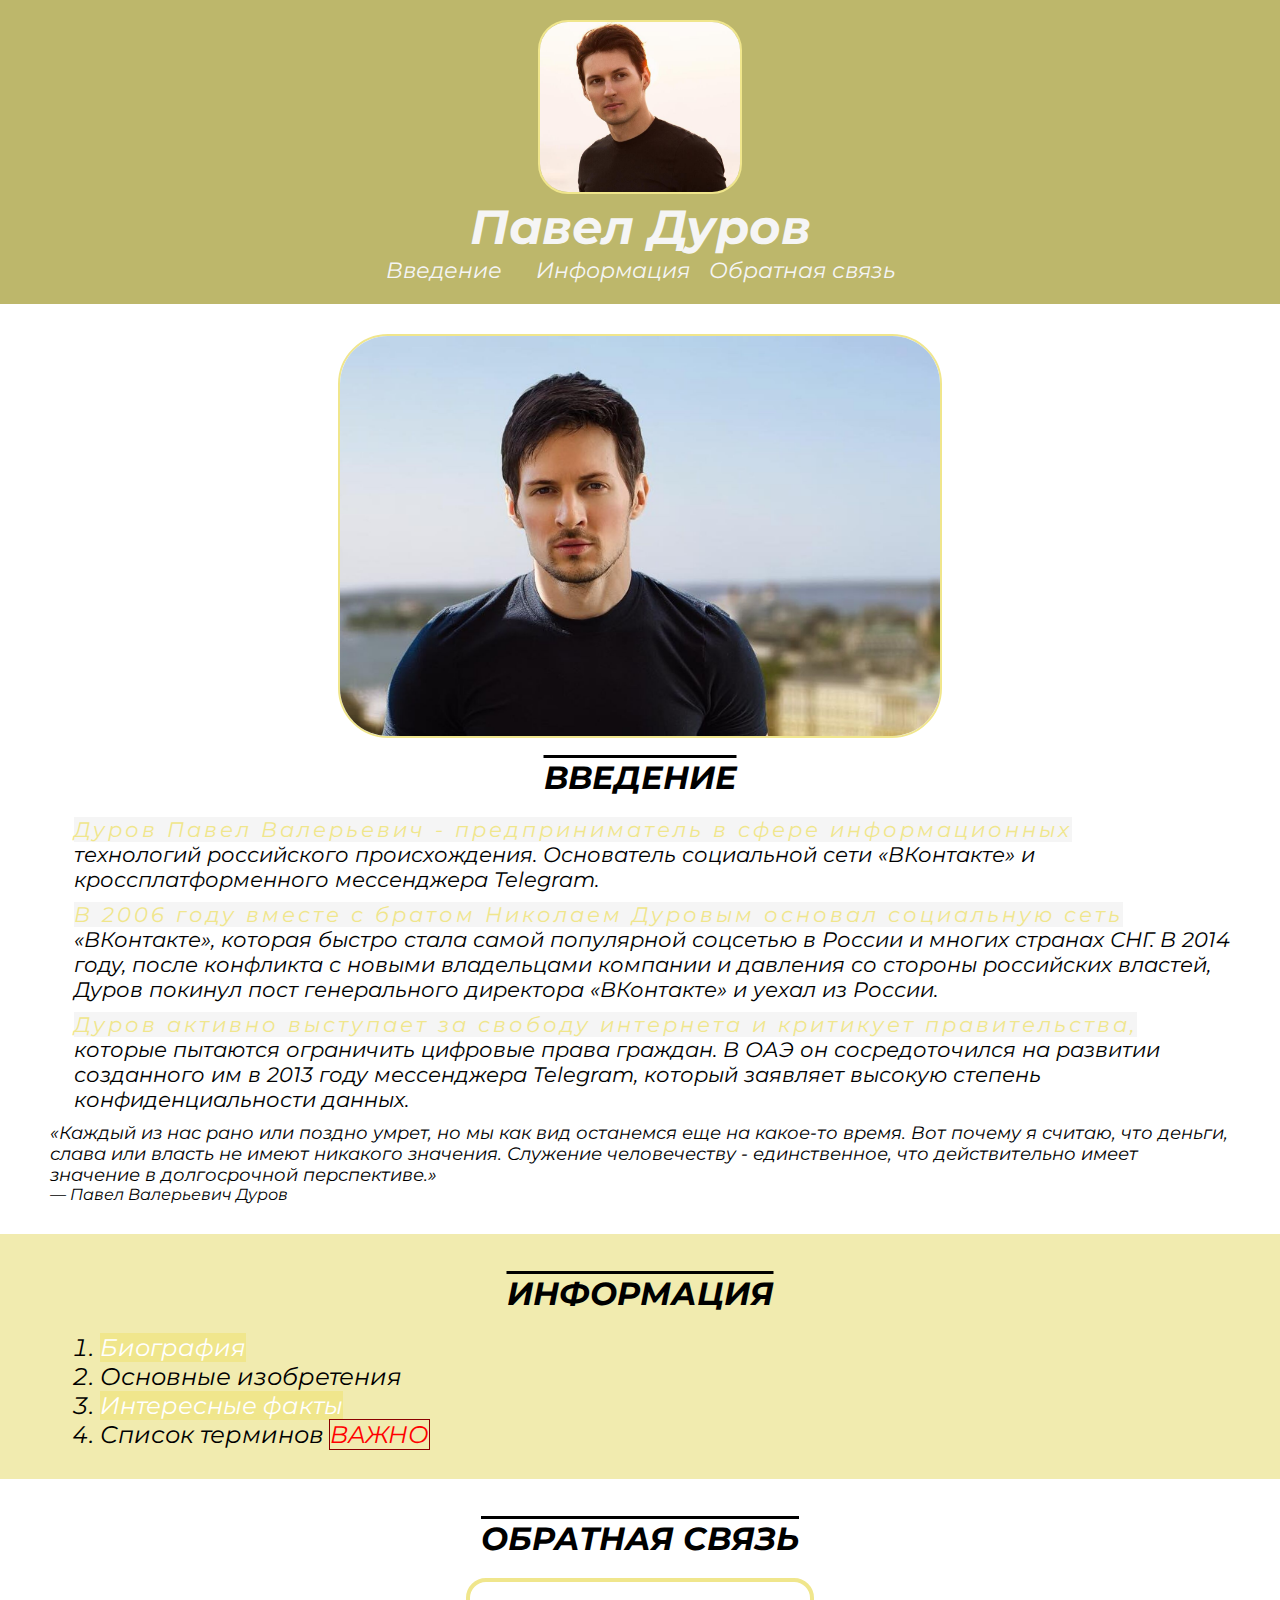
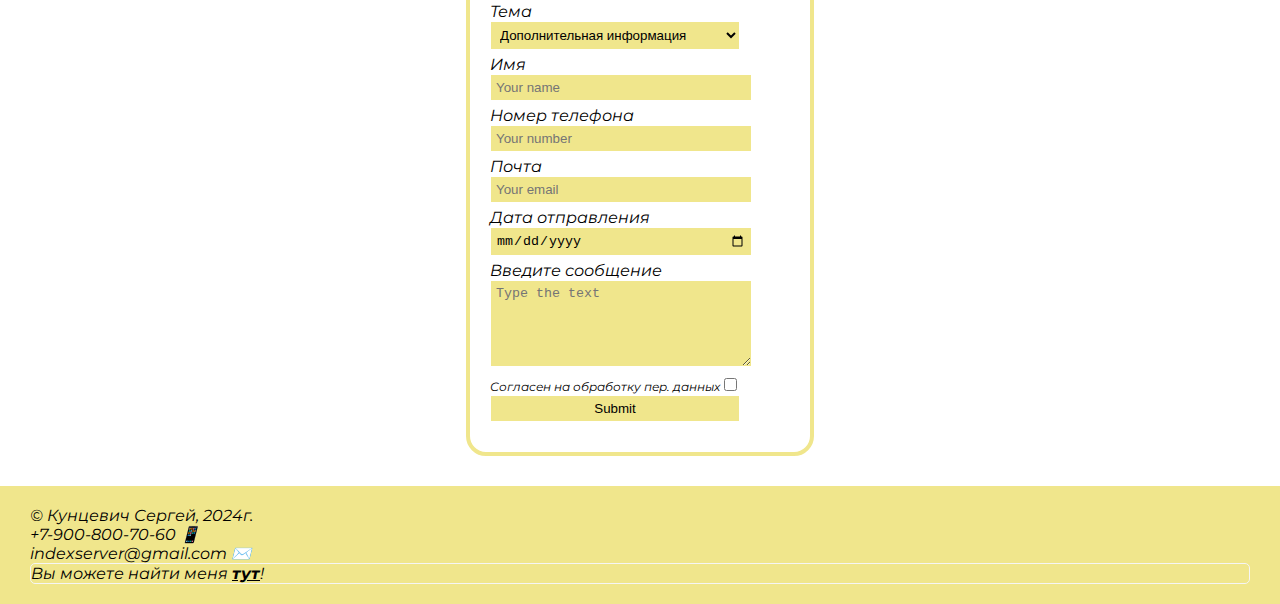
<file: index.html>
<!DOCTYPE html>
<html lang="ru">
<head>
    <link rel="preconnect" href="https://fonts.googleapis.com">
    <link rel="preconnect" href="https://fonts.gstatic.com" crossorigin>
    <link href="https://fonts.googleapis.com/css2?family=Montserrat:ital,wght@0,100..900;1,100..900&display=swap" rel="stylesheet">
    <link rel="stylesheet" href="css/style.css">
    <meta charset="UTF-8">
    <meta name="viewport" content="width=device-width, initial-scale=1.0">
    <title>Павел Дуров - Основная</title>
    <meta name="keywords" content="Павел Дуров, Дуров, Дуров биография">
    <link rel="shortcut icon" href="img/site-icon.png">

    <meta name="description" content="Сайт с основной информацией, достижениями и изобретениями Павла Дурова">
    <meta property="og:title" content="Основная">
    <meta property="og:site_name" content="Павел Дуров - Информация">
    <meta property="og:url" content="https://serliosss.github.io/First-project-HTML-MIDIS/">
    <meta property="og:description" content="Сайт с основной информацией, достижениями и изобретениями Павла Дурова">
    <meta property="og:image" content="https://serliosss.github.io/First-project-HTML-MIDIS/img/article1.jpeg">
    <!-- Chrome, Firefox OS and Opera -->
    <meta name="theme-color" content="#4285f4" />
    <!-- Windows Phone -->
    <meta name="msapplication-navbutton-color" content="#4285f4"/>
    <!-- iOS Safari -->
    <meta name="apple-mobile-web-app-capable" content="yes"/>
    <meta name="apple-mobile-web-app-status-bar-style" content="black-transcluent"/>
    <!-- Яндекс.Браузер -->
    <meta name="viewport" content="ya-title=#000000,ya-dock=fade"/>
</head>
<body>
    <header>
        <img src="img/logo.jpg" alt="logo" style="width: 200px; height: 170px; border-radius: 30px;">
        <h1 style="font-size: 3em;">Павел Дуров</h1>
        <nav>
            <ul>
                <li style="display: inline-block; font-size: 1.4em; margin-right: 15px;"><a href="#introduction" class="menu-a">Введение</a></li>
                <li style="display: inline-block; font-size: 1.4em; margin-left: 15px;"><a href="#information" class="menu-a">Информация</a></li>
                <li style="display: inline-block; font-size: 1.4em; margin-left: 15px;"><a href="#feedback" class="menu-a">Обратная связь</a></li>
            </ul>
        </nav>
    </header>

    <main>
        <section class="introduction" id="introduction">
            <img src="img/photo-introduction.jpg" alt="" style="width: 600px; height: 400px; border-radius: 50px; margin: 0 auto; display: block;">
            <h2 class="int-text">Введение</h2>
            <p class="pint">Дуров Павел Валерьевич - предприниматель в сфере информационных технологий российского происхождения. Основатель социальной сети «ВКонтакте» и кроссплатформенного мессенджера Telegram.</p>    
            <p class="pint">В 2006 году вместе с братом Николаем Дуровым основал социальную сеть «ВКонтакте», которая быстро стала самой популярной соцсетью в России и многих странах СНГ. В 2014 году, после конфликта с новыми владельцами компании и давления со стороны российских властей, Дуров покинул пост генерального директора «ВКонтакте» и уехал из России.</p>
            <p class="pint">Дуров активно выступает за свободу интернета и критикует правительства, которые пытаются ограничить цифровые права граждан. В ОАЭ он сосредоточился на развитии созданного им в 2013 году мессенджера Telegram, который заявляет высокую степень конфиденциальности данных.</p>
            <blockquote>
                <q style="font-size: 1.1rem;">Каждый из нас рано или поздно умрет, но мы как вид останемся еще на какое-то время. Вот почему я считаю, что деньги, слава или власть не имеют никакого значения. Служение человечеству - единственное, что действительно имеет значение в долгосрочной перспективе.</q> <br>
                <cite>—  Павел Валерьевич Дуров</cite>
            </blockquote>
        </section>

        <section class="info" id="information">
            <h2 class="info-text">Информация</h2>
            <ol type="1" class="list">
                <li><a href="article1.html" class="a-list">Биография</a></li>
                <li><a href="article2.html" class="a-list">Основные изобретения</a></li>
                <li><a href="article3.html" class="a-list">Интересные факты</a></li>
                <li><a href="article4.html" class="a-list" id="warning">Список терминов</a></li>
            </ol>
        </section>

        <section class="feedback" id="feedback">
                <h2 class="info-text">Обратная связь</h2>
                <form action="" id="contact-form">
                    <div class="form_item">
                        <label for="theme">Тема</label> <br>
                        <select name="theme" id="theme">
                            <option value="1">Дополнительная информация</option>
                            <option value="2">Предложения</option>
                            <option value="3">Сотрудничество</option>
                            <option value="4">Другое</option>
                        </select>
                    </div>
                    <div class="form_item">
                        <label for="name">Имя</label> <br>
                        <input type="text" name="name" id="name" placeholder="Your name" required>
                    </div>
                    <div class="form_item">
                        <label for="tel">Номер телефона</label>
                        <input type="tel" name="tel" id="tel" placeholder="Your number">
                    </div>
                    <div class="form_item">
                        <label for="email">Почта</label> <br>
                        <input type="email" name="email" id="email" placeholder="Your email" required> 
                    </div>
                    <div class="form_item">
                        <label for="date">Дата отправления</label> <br>
                        <input type="date" name="date" id="date" required> 
                    </div>
                    <div class="form_item">
                        <label for="bigtext">Введите сообщение</label> <br>
                        <textarea type="textarea" name="bigtext" id="bigtext" rows="5" placeholder="Type the text" required></textarea>
                    </div>
                    <div class="form_item">
                        <label for="approved" class="text-approved">Согласен на обработку пер. данных</label>
                        <input type="checkbox" name="approved" id="approved" required style="text-align: left;">
                    </div>
                    <div class="form_item">
                        <input type="submit">
                    </div>
                </form>
        </section>
    </main>
    <footer>
        <p>© Кунцевич Сергей, 2024г.</p>
        <a href="tel:+79008007060" style="text-decoration: none; color: black;">+7-900-800-70-60 📱</a> <br> 
        <a href="mailto:indexserver@gmail.com" style="text-decoration: none; color: black;">indexserver@gmail.com ✉️</a>
        <p class="call">Вы можете найти меня <a href="https://portal.midis.info/company/personal/user/20635/" style="color: black;" target="_blank"><strong><u>тут</u></strong></a>!</p>
    </footer>
</body>
</html>
</file>
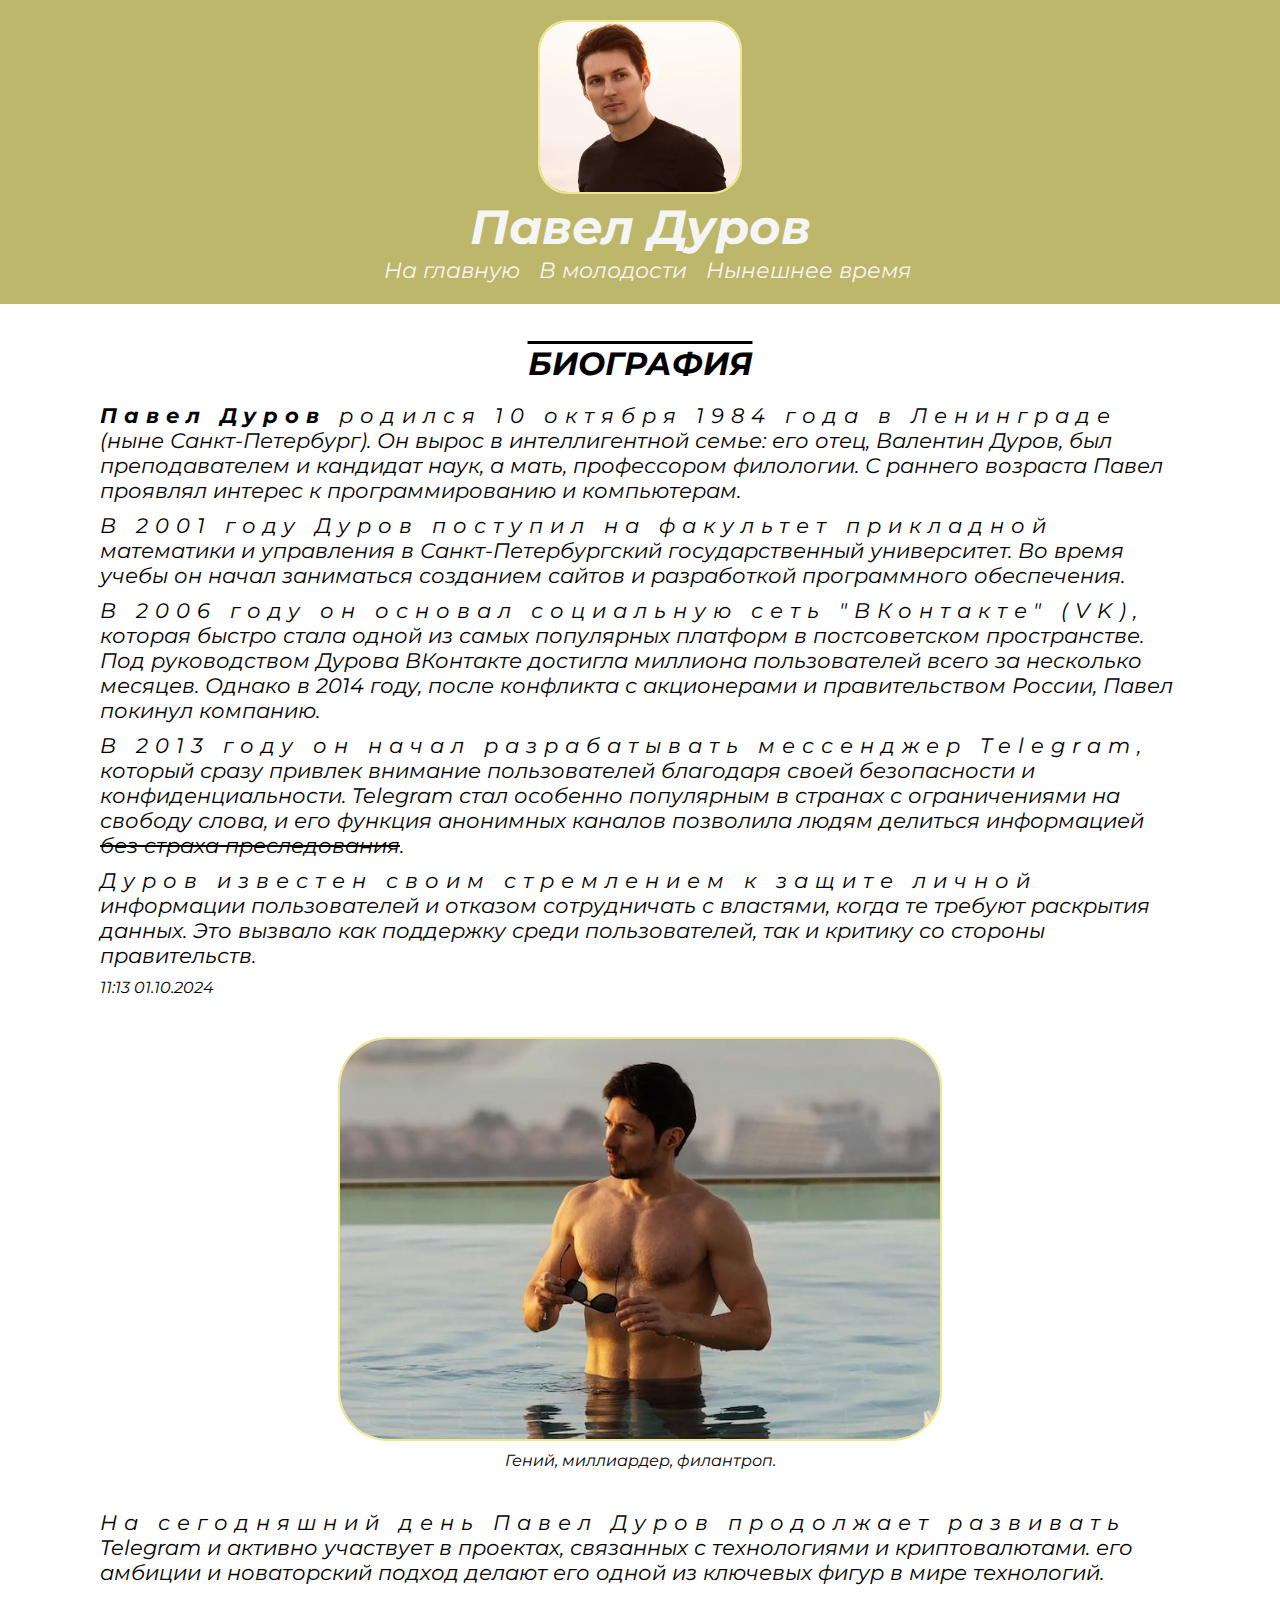
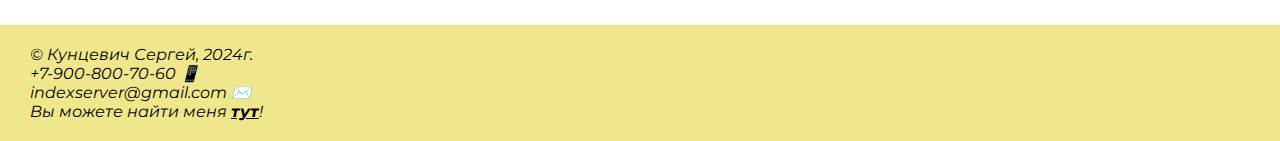
<file: article1.html>
<!DOCTYPE html>
<html lang="ru">
<head>
    <link rel="preconnect" href="https://fonts.googleapis.com">
    <link rel="preconnect" href="https://fonts.gstatic.com" crossorigin>
    <link href="https://fonts.googleapis.com/css2?family=Montserrat:ital,wght@0,100..900;1,100..900&display=swap" rel="stylesheet">
    <link rel="stylesheet" href="css/style.css">
    <meta charset="UTF-8">
    <meta name="viewport" content="width=device-width, initial-scale=1.0">
    <title>Павел Дуров - Биография</title>
    <meta name="keywords" content="Павел Дуров, Дуров, Дуров биография">
    <link rel="shortcut icon" href="img/site-icon.png">
    
    <meta name="description" content="Сайт с основной информацией, достижениями и изобретениями Павла Дурова">
    <meta property="og:title" content="Биография">
    <meta property="og:site_name" content="Павел Дуров - Биография">
    <meta property="og:url" content="https://serliosss.github.io/First-project-HTML-MIDIS/article1/">
    <meta property="og:description" content="Сайт с основной информацией, достижениями и изобретениями Павла Дурова">
    <meta property="og:image" content="https://serliosss.github.io/First-project-HTML-MIDIS/img/article1.jpeg">
    <!-- Chrome, Firefox OS and Opera -->
    <meta name="theme-color" content="#4285f4" />
    <!-- Windows Phone -->
    <meta name="msapplication-navbutton-color" content="#4285f4"/>
    <!-- iOS Safari -->
    <meta name="apple-mobile-web-app-capable" content="yes"/>
    <meta name="apple-mobile-web-app-status-bar-style" content="black-transcluent"/>
    <!-- Яндекс.Браузер -->
    <meta name="viewport" content="ya-title=#000000,ya-dock=fade"/>
</head>
<body>
    <header>
        <img src="img/logo.jpg" alt="logo" style="width: 200px; height: 170px; border-radius: 30px;">
        <h1 style="font-size: 3em;">Павел Дуров</h1>
        <nav>
            <ul>
                <li style="display: inline-block; font-size: 1.4em; margin-left: 15px;"><a href="index.html" class="menu-a">На главную</a></li>     
                <li style="display: inline-block; font-size: 1.4em; margin-left: 15px;"><a href="#old" class="menu-a">В молодости</li>
                <li style="display: inline-block; font-size: 1.4em; margin-left: 15px;"><a href="#new" class="menu-a">Нынешнее время</a></li>
            </ul>
    </header>

    <main>
        <section class="bio" id="old">
            <h2 class="bio-logo">Биография</h2>
            <p class="bio-p"><strong>Павел Дуров</strong> родился 10 октября 1984 года в Ленинграде (ныне Санкт-Петербург). Он вырос в интеллигентной семье: его отец, Валентин Дуров, был преподавателем и кандидат наук, а мать, профессором филологии. С раннего возраста Павел проявлял интерес к программированию и компьютерам.</p>
            <p class="bio-p">В 2001 году Дуров поступил на факультет прикладной математики и управления в Санкт-Петербургский государственный университет. Во время учебы он начал заниматься созданием сайтов и разработкой программного обеспечения.</p>
            <p class="bio-p">В 2006 году он основал социальную сеть "ВКонтакте" (VK), которая быстро стала одной из самых популярных платформ в постсоветском пространстве. Под руководством Дурова ВКонтакте достигла миллиона пользователей всего за несколько месяцев. Однако в 2014 году, после конфликта с акционерами и правительством России, Павел покинул компанию.</p>
            <p class="bio-p">В 2013 году он начал разрабатывать мессенджер Telegram, который сразу привлек внимание пользователей благодаря своей безопасности и конфиденциальности. Telegram стал особенно популярным в странах с ограничениями на свободу слова, и его функция анонимных каналов позволила людям делиться информацией <del>без страха преследования</del>.</p>
            <p class="bio-p">Дуров известен своим стремлением к защите личной информации пользователей и отказом сотрудничать с властями, когда те требуют раскрытия данных. Это вызвало как поддержку среди пользователей, так и критику со стороны правительств.</p>

            <time datetime="2024-10-01T11:10">11:13 01.10.2024</time>
        </section>

        <section>
            <figure>
                <img src="img/article1.jpeg" alt="durov-bio" style="width: 600px; height: 400px; border-radius: 50px; margin: 0 auto; display: block; margin-bottom: 10px;">
                <figcaption style="text-align: center;">Гений, миллиардер, филантроп.</figcaption>
            </figure>   
        </section>

        <section class="bio" id="new">
            <p class="bio-p">На сегодняшний день Павел Дуров продолжает развивать Telegram и активно участвует в проектах, связанных с технологиями и криптовалютами. его амбиции и новаторский подход делают его одной из ключевых фигур в мире технологий.</p>
        </section>

    </main>

    <footer>
        <p>© Кунцевич Сергей, 2024г.</p>
        <a href="tel:+79008007060" style="text-decoration: none; color: black;">+7-900-800-70-60 📱</a> <br> 
        <a href="mailto:indexserver@gmail.com" style="text-decoration: none; color: black;">indexserver@gmail.com ✉️</a>
        <p>Вы можете найти меня <a href="https://portal.midis.info/company/personal/user/20635/" style="color: black;" target="_blank"><strong><u>тут</u></strong></a>!</p>
    </footer>
</body>
</html>
</file>
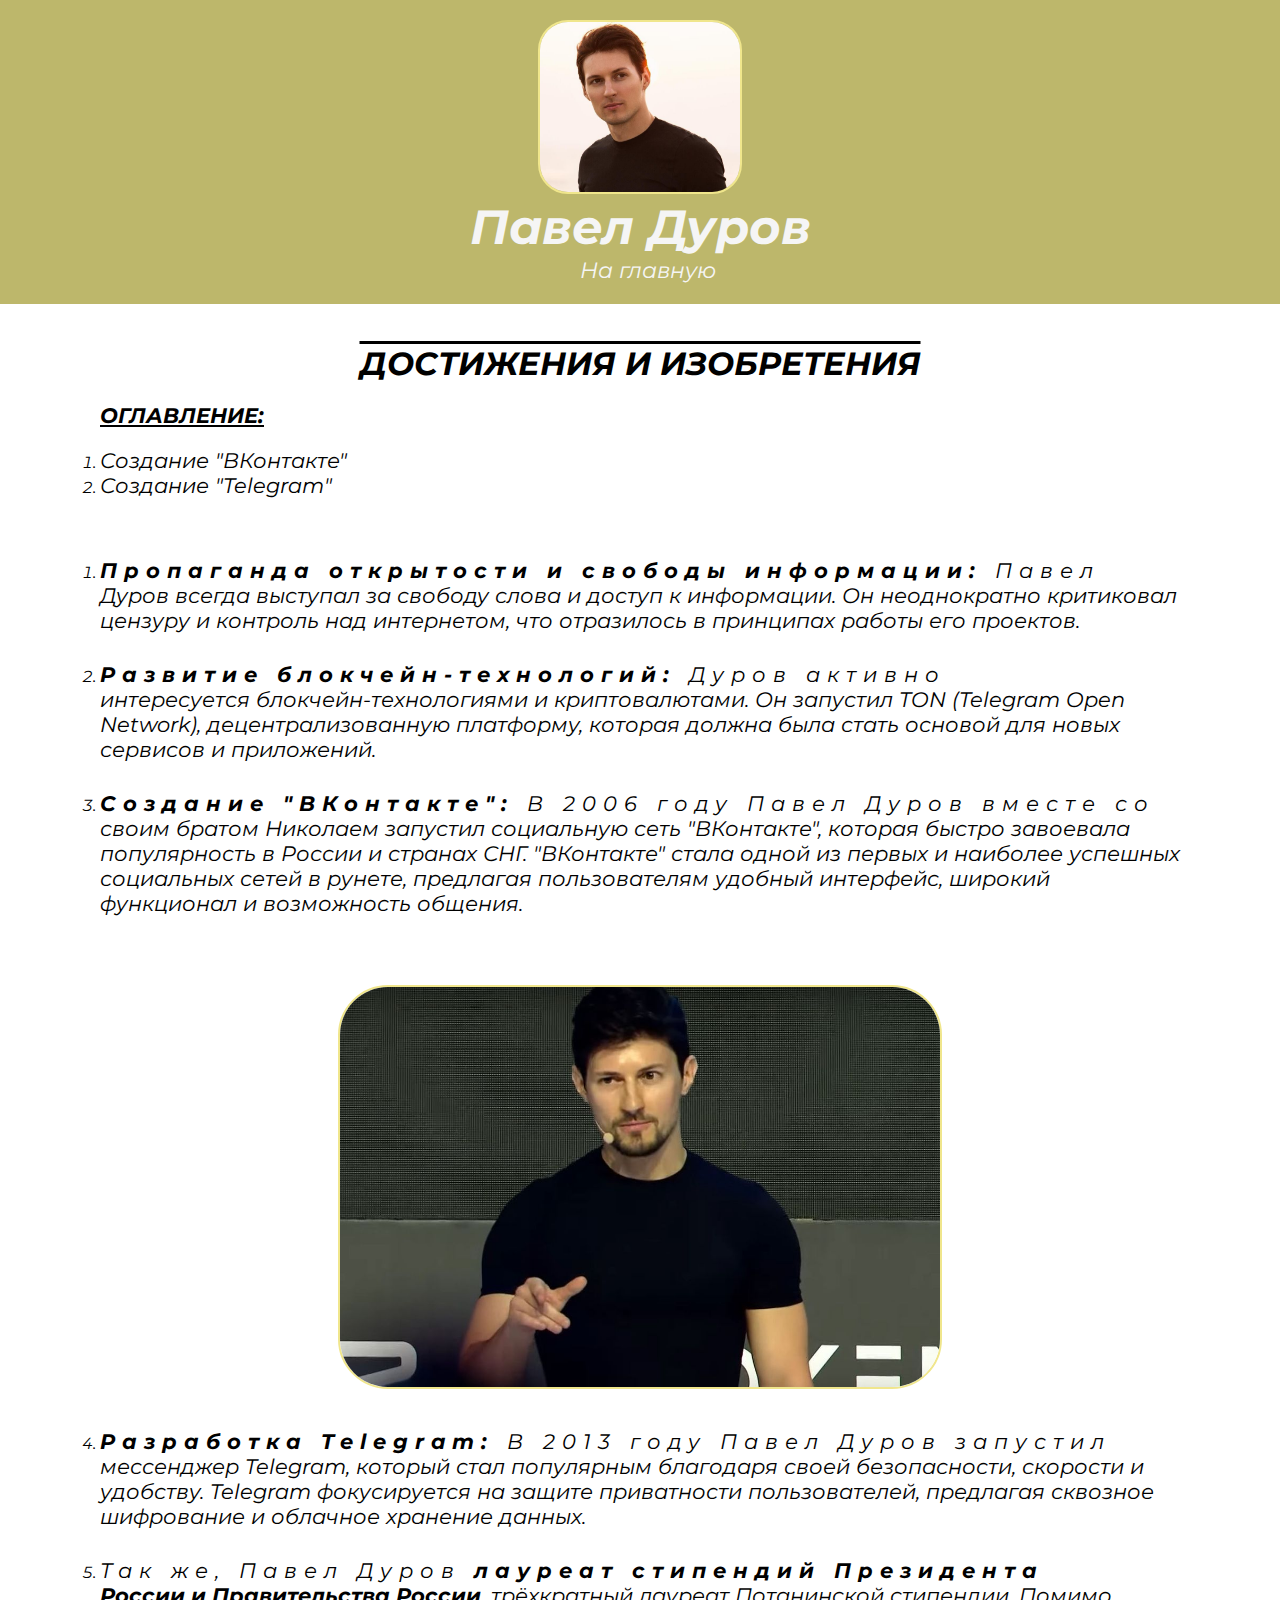
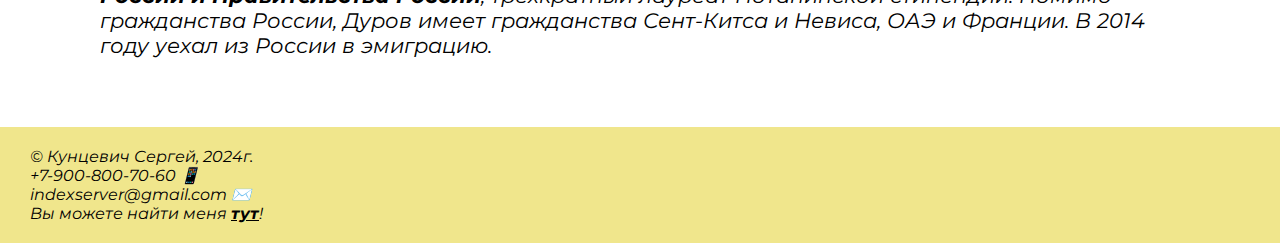
<file: article2.html>
<!DOCTYPE html>
<html lang="ru">
<head>
    <link rel="preconnect" href="https://fonts.googleapis.com">
    <link rel="preconnect" href="https://fonts.gstatic.com" crossorigin>
    <link href="https://fonts.googleapis.com/css2?family=Montserrat:ital,wght@0,100..900;1,100..900&display=swap" rel="stylesheet">
    <link rel="stylesheet" href="css/style.css">
    <meta charset="UTF-8">
    <meta name="viewport" content="width=device-width, initial-scale=1.0">
    <title>Павел Дуров - Достижения</title>
    <meta name="keywords" content="Павел Дуров, Дуров, Дуров достижения, Дуров изобретения, изобретения ТГ, телеграмм">
    <link rel="shortcut icon" href="img/site-icon.png">
    
    <meta name="description" content="Сайт с основной информацией, достижениями и изобретениями Павла Дурова">
    <meta property="og:title" content="Достижения">
    <meta property="og:site_name" content="Павел Дуров - Достижения">
    <meta property="og:url" content="https://serliosss.github.io/First-project-HTML-MIDIS/article2/">
    <meta property="og:description" content="Сайт с основной информацией, достижениями и изобретениями Павла Дурова">
    <meta property="og:image" content="https://serliosss.github.io/First-project-HTML-MIDIS/img/article1.jpeg">
    <!-- Chrome, Firefox OS and Opera -->
    <meta name="theme-color" content="#4285f4" />
    <!-- Windows Phone -->
    <meta name="msapplication-navbutton-color" content="#4285f4"/>
    <!-- iOS Safari -->
    <meta name="apple-mobile-web-app-capable" content="yes"/>
    <meta name="apple-mobile-web-app-status-bar-style" content="black-transcluent"/>
    <!-- Яндекс.Браузер -->
    <meta name="viewport" content="ya-title=#000000,ya-dock=fade"/>
</head>
<body>
    <header>
        <img src="img/logo.jpg" alt="logo" style="width: 200px; height: 170px; border-radius: 30px;">
        <h1 style="font-size: 3em;">Павел Дуров</h1>
        <nav>
            <ul>
                <li style="display: inline-block; font-size: 1.4em; margin-left: 15px;"><a href="index.html" class="menu-a">На главную</a></li>
            </ul>
        </nav>
    </header>

    <main>
        <section class="achievements" id="achievements">
            <h2 class="achievements-logo">Достижения и изобретения</h2>
            <ol style="margin-bottom: 60px;">
                <h3 class="achievements-ogl">Оглавление:</h3>
                <li><a href="#vk" class="achievements-a">Создание "ВКонтакте"</a></li>
                <li><a href="#tg" class="achievements-a">Создание "Telegram"</a></li>
            </ol>
            <ol>
                <li>
                    <p class="achievements-p"><strong>Пропаганда открытости и свободы информации:</strong> Павел Дуров всегда выступал за свободу слова и доступ к информации. Он неоднократно критиковал цензуру и контроль над интернетом, что отразилось в принципах работы его проектов.</p>
                </li>
                <br>
                <li>
                    <p class="achievements-p"><strong>Развитие блокчейн-технологий:</strong> Дуров активно интересуется блокчейн-технологиями и криптовалютами. Он запустил TON (Telegram Open Network), децентрализованную платформу, которая должна была стать основой для новых сервисов и приложений. </p>
                </li>   
                <br>
                <li>
                    <p class="achievements-p" id="vk"><strong>Создание "ВКонтакте":</strong> В 2006 году Павел Дуров вместе со своим братом Николаем запустил социальную сеть "ВКонтакте", которая быстро завоевала популярность в России и странах СНГ.  "ВКонтакте" стала одной из первых и наиболее успешных социальных сетей в рунете, предлагая пользователям удобный интерфейс, широкий функционал и возможность общения.</p>
                </li>
                <br>
            </ol>
        </section>
        <section>
            <img src="img/article2.jpg" alt="durov-achievements" style="width: 600px; height: 400px; border-radius: 50px; margin: 0 auto; display: block; margin-bottom: 40px;">
        </section>
        <section class="achievements">
            <ol start="4"> 
                <li>
                    <p class="achievements-p" id="tg"><strong>Разработка Telegram:</strong> В 2013 году Павел Дуров запустил мессенджер Telegram, который стал популярным благодаря своей безопасности, скорости и удобству. Telegram фокусируется на защите приватности пользователей, предлагая сквозное шифрование и облачное хранение данных.</p>
                </li>
                <br>
                <li>
                    <p class="achievements-p">Так же, Павел Дуров <b>лауреат стипендий Президента России и Правительства России</b>, трёхкратный лауреат Потанинской стипендии. Помимо гражданства России, Дуров имеет гражданства Сент-Китса и Невиса, ОАЭ и Франции. В 2014 году уехал из России в эмиграцию.</p>
                </li>
                <br>
            </ol>
        </section>
    
    </main>

    <footer>
        <p>© Кунцевич Сергей, 2024г.</p>
        <a href="tel:+79008007060" style="text-decoration: none; color: black;">+7-900-800-70-60 📱</a> <br> 
        <a href="mailto:indexserver@gmail.com" style="text-decoration: none; color: black;">indexserver@gmail.com ✉️</a>
        <p>Вы можете найти меня <a href="https://portal.midis.info/company/personal/user/20635/" style="color: black;" target="_blank"><strong><u>тут</u></strong></a>!</p>
    </footer>
</body>
</html>
</file>
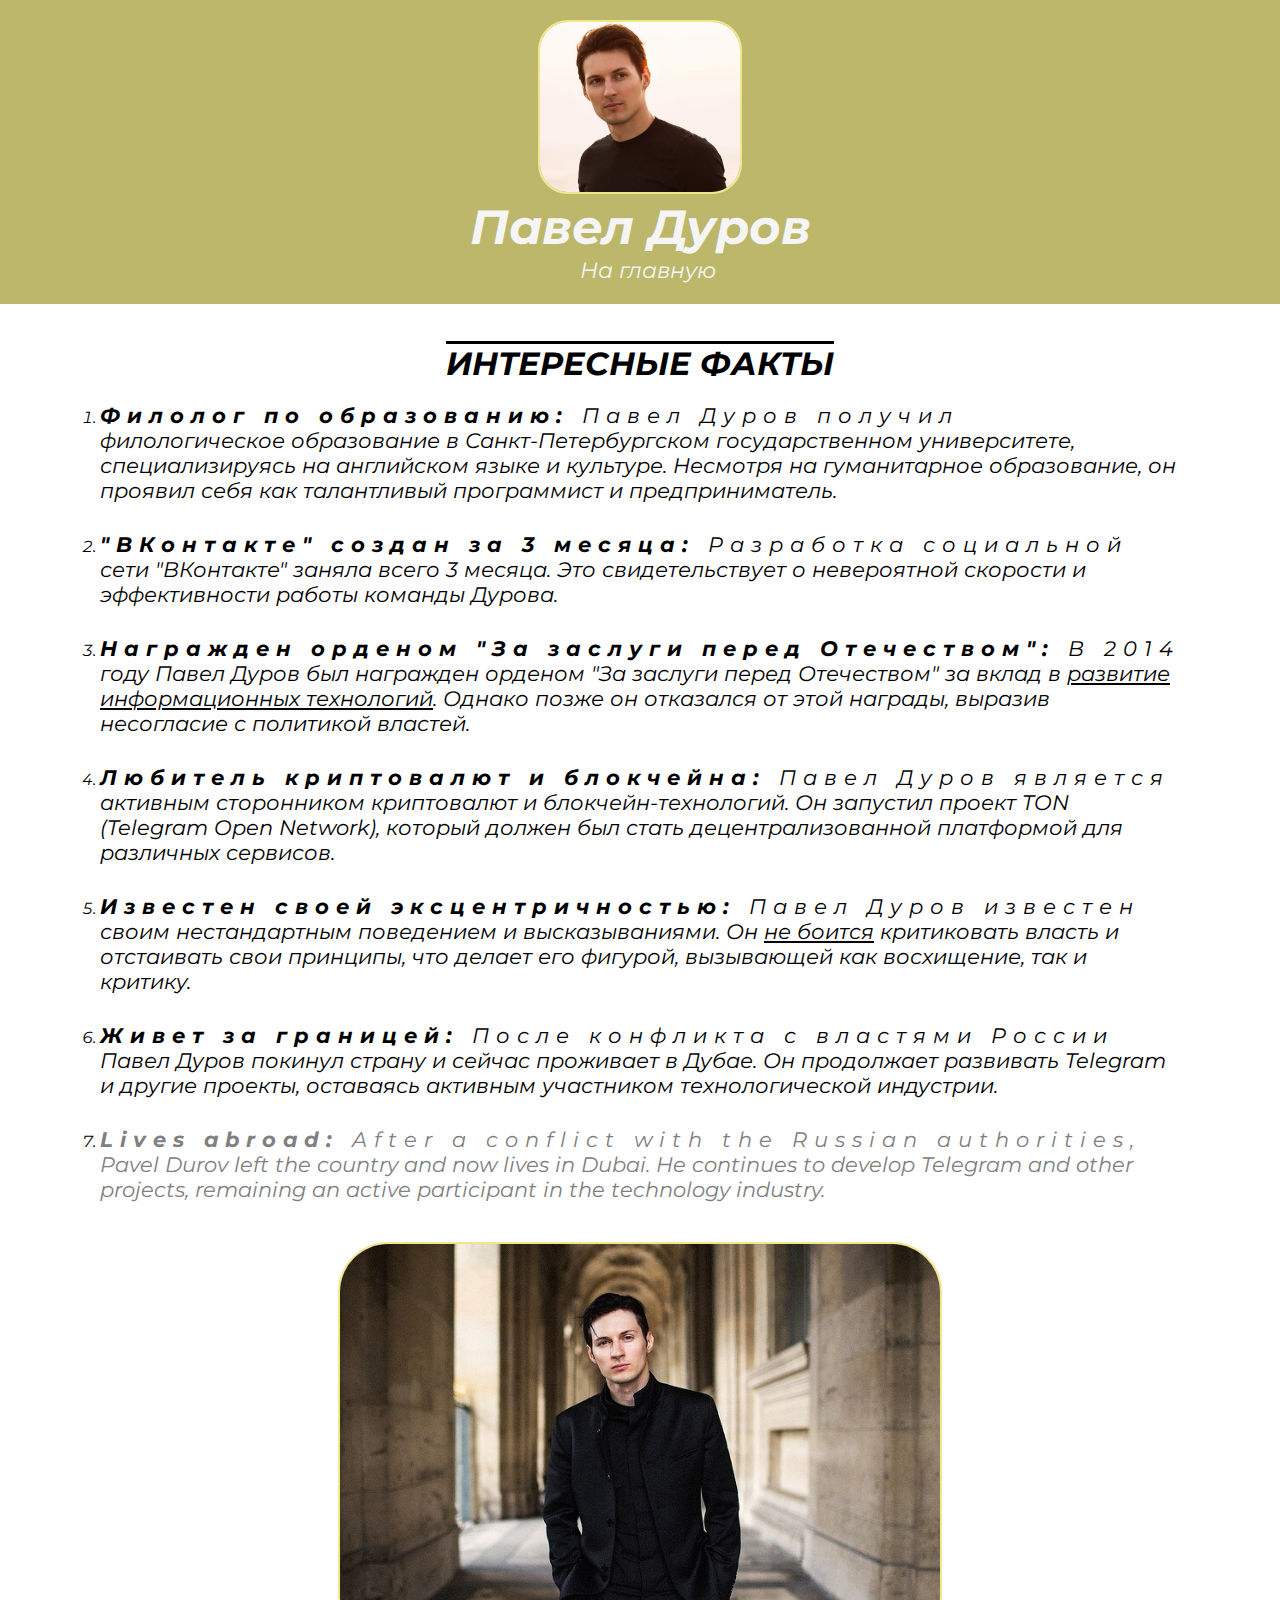
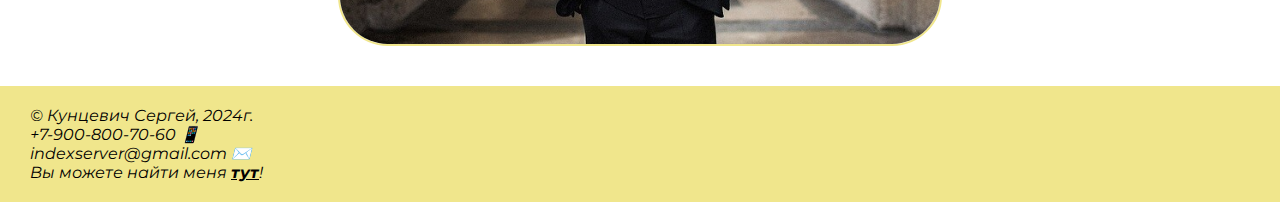
<file: article3.html>
<!DOCTYPE html>
<html lang="ru">
<head>
    <link rel="preconnect" href="https://fonts.googleapis.com">
    <link rel="preconnect" href="https://fonts.gstatic.com" crossorigin>
    <link href="https://fonts.googleapis.com/css2?family=Montserrat:ital,wght@0,100..900;1,100..900&display=swap" rel="stylesheet">
    <link rel="stylesheet" href="css/style.css">
    <meta charset="UTF-8">
    <meta name="viewport" content="width=device-width, initial-scale=1.0">
    <title>Павел Дуров - Факты</title>
    <meta name="keywords" content="Павел Дуров, Дуров, Дуров факты, интересные факты Дуров, дуров факты, факты">
    <link rel="shortcut icon" href="img/site-icon.png">
    
    <meta name="description" content="Сайт с основной информацией, достижениями и изобретениями Павла Дурова">
    <meta property="og:title" content="Факты">
    <meta property="og:site_name" content="Павел Дуров - Факты">
    <meta property="og:url" content="https://serliosss.github.io/First-project-HTML-MIDIS/article3/">
    <meta property="og:description" content="Сайт с основной информацией, достижениями и изобретениями Павла Дурова">
    <meta property="og:image" content="https://serliosss.github.io/First-project-HTML-MIDIS/img/article1.jpeg">
    <!-- Chrome, Firefox OS and Opera -->
    <meta name="theme-color" content="#4285f4" />
    <!-- Windows Phone -->
    <meta name="msapplication-navbutton-color" content="#4285f4"/>
    <!-- iOS Safari -->
    <meta name="apple-mobile-web-app-capable" content="yes"/>
    <meta name="apple-mobile-web-app-status-bar-style" content="black-transcluent"/>
    <!-- Яндекс.Браузер -->
    <meta name="viewport" content="ya-title=#000000,ya-dock=fade"/>
</head>
<body>
    <header>
        <img src="img/logo.jpg" alt="logo" style="width: 200px; height: 170px; border-radius: 30px;">
        <h1 style="font-size: 3em;">Павел Дуров</h1>
        <nav>
            <ul>
                <li style="display: inline-block; font-size: 1.4em; margin-left: 15px;"><a href="index.html" class="menu-a">На главную</a></li>
            </ul>
        </nav>
    </header>

    <main>
        <section class="facts" id="facts">
            <h2 class="facts-logo">Интересные факты</h2>
            <ol>
                <li>
                    <p class="facts-p"><strong>Филолог по образованию:</strong> Павел Дуров получил филологическое образование в Санкт-Петербургском государственном университете, специализируясь на английском языке и культуре.  Несмотря на гуманитарное образование, он проявил себя как талантливый программист и предприниматель.</p>
                </li>
                <br>
                <li>
                    <p class="facts-p"><strong>"ВКонтакте" создан за 3 месяца:</strong> Разработка социальной сети "ВКонтакте" заняла всего 3 месяца. Это свидетельствует о невероятной скорости и эффективности работы команды Дурова.</p>
                </li>
                <br>
                <li>
                    <p class="facts-p"><strong>Награжден орденом "За заслуги перед Отечеством":</strong> В 2014 году Павел Дуров был награжден орденом "За заслуги перед Отечеством" за вклад в <u>развитие информационных технологий</u>. Однако позже он отказался от этой награды, выразив несогласие с политикой властей.</p>
                </li>
                <br>
                <li>
                    <p class="facts-p"><strong>Любитель криптовалют и блокчейна:</strong> Павел Дуров является активным сторонником криптовалют и блокчейн-технологий. Он запустил проект TON (Telegram Open Network), который должен был стать децентрализованной платформой для различных сервисов.</p>
                </li>
                <br>
                <li>
                    <p class="facts-p"><strong>Известен своей эксцентричностью:</strong> Павел Дуров известен своим нестандартным поведением и высказываниями. Он <u>не боится</u>   критиковать власть и отстаивать свои принципы, что делает его фигурой, вызывающей как восхищение, так и критику.</p>
                </li>
                <br>
                <li>
                    <p class="facts-p"><strong>Живет за границей:</strong> После конфликта с властями России Павел Дуров покинул страну и сейчас проживает в Дубае. Он продолжает развивать Telegram и другие проекты, оставаясь активным участником технологической индустрии.</p>
                </li>
                <br>
                <li>
                    <p class="facts-p" lang="en"><strong>Lives abroad:</strong> After a conflict with the Russian authorities, Pavel Durov left the country and now lives in Dubai. He continues to develop Telegram and other projects, remaining an active participant in the technology industry.    </p>
                </li>

            </ol>
        </section>
        <section>
            <img src="img/article3.jpg" alt="facts-durov" style="width: 600px; height: 400px; border-radius: 50px; margin: 0 auto; display: block; margin-bottom: 40px;">
        </section>
    </main>

    <footer>
        <p>© Кунцевич Сергей, 2024г.</p>
        <a href="tel:+79008007060" style="text-decoration: none; color: black;">+7-900-800-70-60 📱</a> <br> 
        <a href="mailto:indexserver@gmail.com" style="text-decoration: none; color: black;">indexserver@gmail.com ✉️</a>
        <p>Вы можете найти меня <a href="https://portal.midis.info/company/personal/user/20635/" style="color: black;" target="_blank"><strong><u>тут</u></strong></a>!</p>
    </footer>
</body>
</html>
</file>
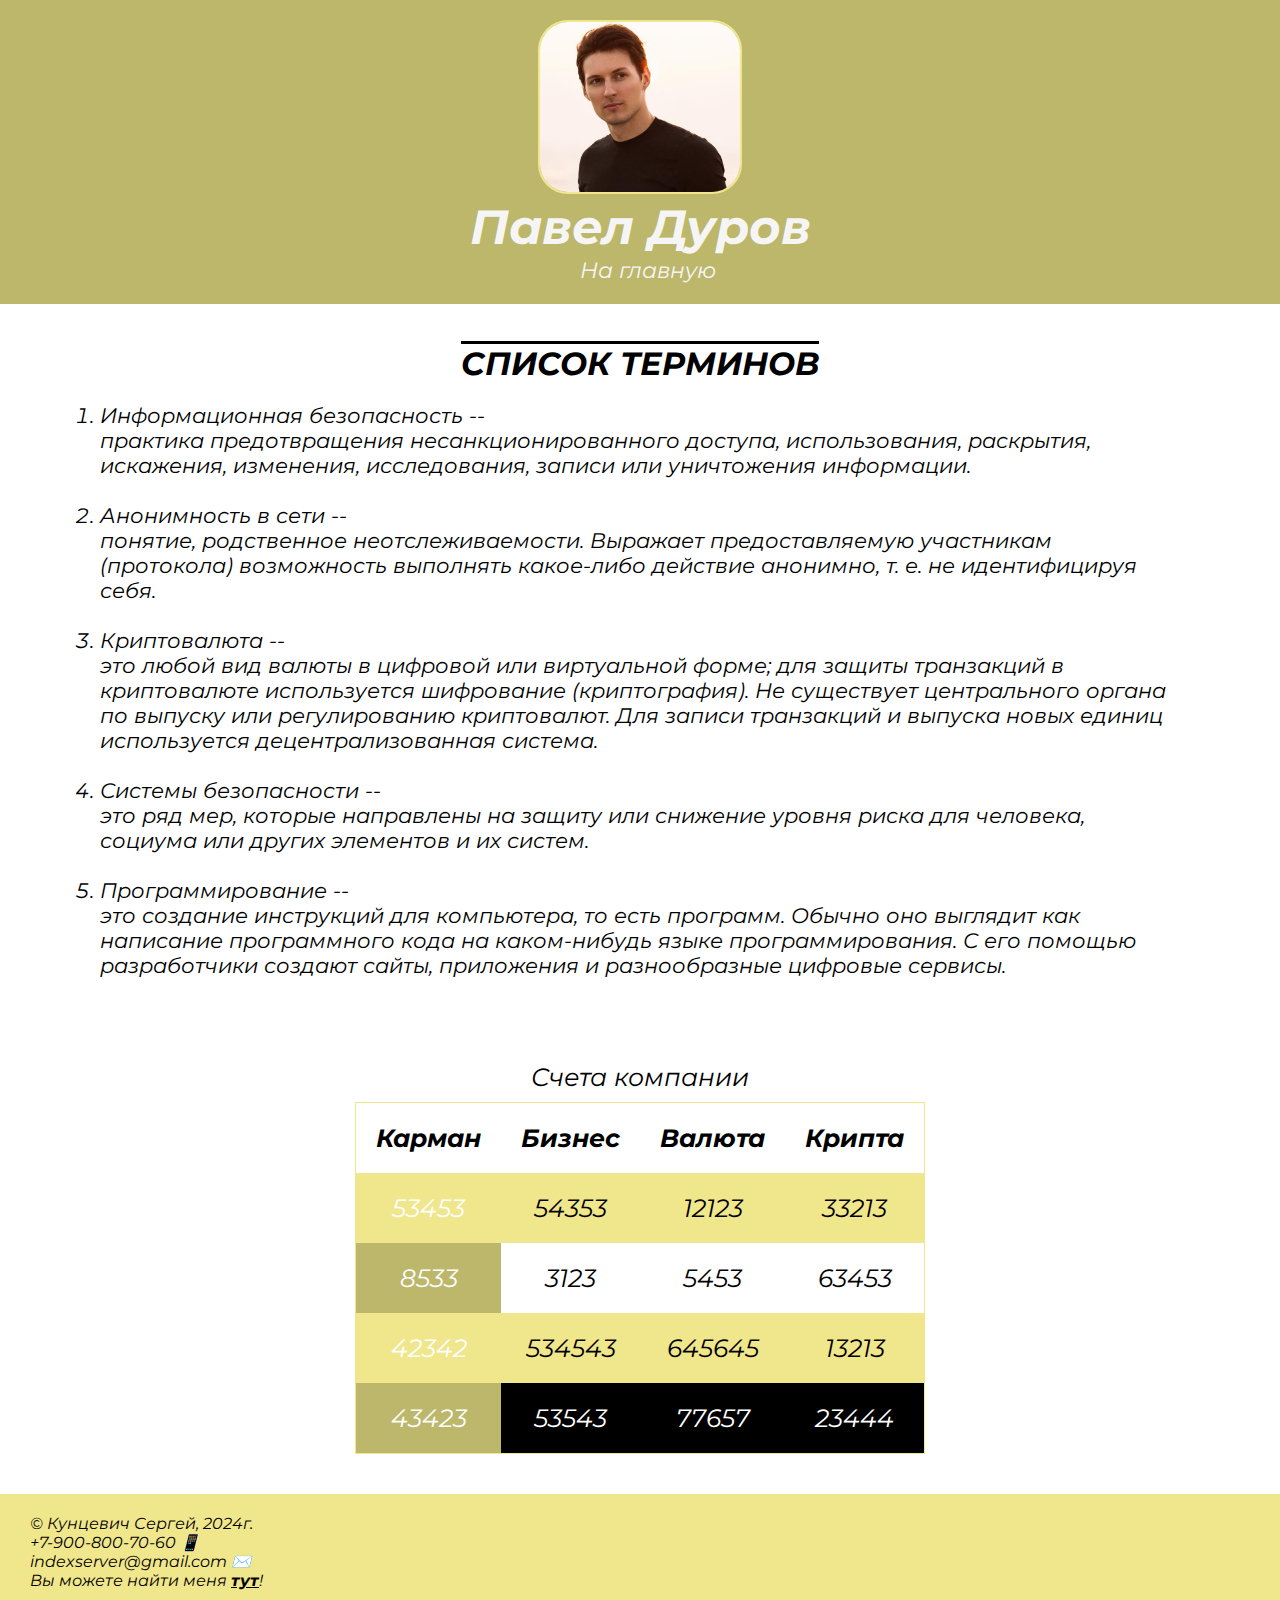
<file: article4.html>
<!DOCTYPE html>
<html lang="ru">
<head>
    <link rel="preconnect" href="https://fonts.googleapis.com">
    <link rel="preconnect" href="https://fonts.gstatic.com" crossorigin>
    <link href="https://fonts.googleapis.com/css2?family=Montserrat:ital,wght@0,100..900;1,100..900&display=swap" rel="stylesheet">
    <link rel="stylesheet" href="css/style.css">
    <meta charset="UTF-8">
    <meta name="viewport" content="width=device-width, initial-scale=1.0">
    <title>Список терминов</title>
    <meta name="keywords" content="Павел Дуров, Дуров, Дуров термины, термины, термины ТГ, ТГ, телеграмм термины">
    <link rel="shortcut icon" href="img/site-icon.png">
    
    <meta name="description" content="Сайт с основной информацией, достижениями и изобретениями Павла Дурова">
    <meta property="og:title" content="Список терминов">
    <meta property="og:site_name" content="Павел Дуров - Список терминов">
    <meta property="og:url" content="https://serliosss.github.io/First-project-HTML-MIDIS/article4/">
    <meta property="og:description" content="Сайт с основной информацией, достижениями и изобретениями Павла Дурова">
    <meta property="og:image" content="https://serliosss.github.io/First-project-HTML-MIDIS/img/article1.jpeg">
    <!-- Chrome, Firefox OS and Opera -->
    <meta name="theme-color" content="#4285f4" />
    <!-- Windows Phone -->
    <meta name="msapplication-navbutton-color" content="#4285f4"/>
    <!-- iOS Safari -->
    <meta name="apple-mobile-web-app-capable" content="yes"/>
    <meta name="apple-mobile-web-app-status-bar-style" content="black-transcluent"/>
    <!-- Яндекс.Браузер -->
    <meta name="viewport" content="ya-title=#000000,ya-dock=fade"/>
</head>
<body>
    <header>
        <img src="img/logo.jpg" alt="logo" style="width: 200px; height: 170px; border-radius: 30px;">
        <h1 style="font-size: 3em;">Павел Дуров</h1>
        <nav>
            <ul>
                <li style="display: inline-block; font-size: 1.4em; margin-left: 15px;"><a href="index.html" class="menu-a">На главную</a></li>
            </ul>
        </nav>
    </header>

    <main>
        <section class="termins" id="termins">
            <h2 class="termins-logo">Список Терминов</h2>
                <ol>
                    <dl class="termins-opr">
                        <li>
                            <dt>Информационная безопасность --</dt>
                            <dd>практика предотвращения несанкционированного доступа, использования, раскрытия, искажения, изменения, исследования, записи или уничтожения информации.</dd>
                        </li>
                        <br>
                        <li>    
                            <dt>Анонимность в сети -- </dt>
                            <dd>понятие, родственное неотслеживаемости. Выражает предоставляемую участникам (протокола) возможность выполнять какое-либо действие анонимно, т. е. не идентифицируя себя.</dd>
                        </li>
                        <br>
                        <li>
                            <dt>Криптовалюта --</dt>
                            <dd>это любой вид валюты в цифровой или виртуальной форме; для защиты транзакций в криптовалюте используется шифрование (криптография). Не существует центрального органа по выпуску или регулированию криптовалют. Для записи транзакций и выпуска новых единиц используется децентрализованная система.</dd>
                        </li>
                        <br>
                        <li>
                            <dt>Системы безопасности --</dt>
                            <dd>это ряд мер, которые направлены на защиту или снижение уровня риска для человека, социума или других элементов и их систем.</dd>
                        </li>
                        <br>
                        <li>
                            <dt>Программирование --</dt>
                            <dd>это создание инструкций для компьютера, то есть программ. Обычно оно выглядит как написание программного кода на каком-нибудь языке программирования. С его помощью разработчики создают сайты, приложения и разнообразные цифровые сервисы.</dd>
                        </li>
                        <br>
                    </dl>
                </ol>
        </section>
        <br>
        <section class="table">
            <table class="table-money">
                <caption style="margin-bottom: 10px;">Счета компании</caption>
                <thead>
                    <tr>
                        <th>Карман</th>
                        <th>Бизнес</th>
                        <th>Валюта</th>
                        <th>Крипта</th>
                    </tr>
                </thead>
                <tbody>
                    <tr>
                        <td>53453</td>
                        <td>54353</td>
                        <td>12123</td>
                        <td>33213</td>
                    </tr>
                    <tr>
                        <td>8533</td>
                        <td>3123</td>
                        <td>5453</td>
                        <td>63453</td>
                    </tr>
                    <tr>
                        <td>42342</td>
                        <td>534543</td>
                        <td>645645</td>
                        <td>13213</td>
                    </tr>
                    <tr>
                        <td>43423</td>
                        <td>53543</td>
                        <td>77657</td>
                        <td>23444</td>
                    </tr>
                </tbody>
            </table>
        </section>
    </main>

    <footer>
        <p>© Кунцевич Сергей, 2024г.</p>
        <a href="tel:+79008007060" style="text-decoration: none; color: black;">+7-900-800-70-60 📱</a> <br> 
        <a href="mailto:indexserver@gmail.com" style="text-decoration: none; color: black;">indexserver@gmail.com ✉️</a>
        <p>Вы можете найти меня <a href="https://portal.midis.info/company/personal/user/20635/" style="color: black;" target="_blank"><strong><u>тут</u></strong></a>!</p> 
    </footer>
</body>
</html>
</file>
<file: css/style.css>
* {
    margin: 0;
    padding: 0;
}

a {
    text-decoration: none;
}

body {
    font-family: "Montserrat", sans-serif; 
    font-style: italic;
}

header {
    background-color: darkkhaki;
    color: whitesmoke;
    text-align: center;
    padding: 20px 20px;
}

.menu-a {
    text-decoration: none;
    color: whitesmoke;
}

.menu-a:hover {
    color: khaki;
    text-decoration: underline;
}

.menu-a:focus {
    color: khaki;
    text-decoration: underline;
}

.menu-a:focus {
    color: white;
    text-decoration: underline;
}

footer {
    background-color: khaki;
    color: black;
    padding: 20px 30px; 
}

.introduction {
    margin: 30px 50px;
}

.int-text {
    text-align: center;
    margin-top: 20px;
    margin-bottom: 20px;
    font-size: 2rem;
    text-transform: uppercase;
    text-decoration: overline;
    text-align: center;
}

.pint {
    font-size: 1.3rem;
    margin-bottom: 10px;
    margin-left: 2%;
}

.info {
    padding: 20px 50px;
    background-color: rgb(241, 235, 175);
}

.info-text {
    text-align: center;
    margin-top: 20px;
    margin-bottom: 20px;
    font-size: 2rem;
    text-transform: uppercase;
    text-decoration: overline;
    text-align: center;
}

.list {
    font-size: 1.5rem;
    margin-bottom: 10px;
    margin-left: 50px;
}

.a-list {
    text-decoration: none;
    color: black;
}

.a-list:nth-child(2n) {
    text-decoration: none;
    background-color: red;
}

.a-list:hover {
    color: darkkhaki;
    text-decoration: underline;
}
.a-list:focus {
    color: darkkhaki;
    text-decoration: underline;
}   

.achievements {
    margin: 40px 100px;
}

.achievements-logo {
    text-align: center;
    margin-top: 20px;
    margin-bottom: 20px;
    font-size: 2rem;
    text-transform: uppercase;
    text-decoration: overline;
    text-align: center;
}

.achievements-p {
    font-size: 1.3rem;
    margin-bottom: 10px;
}

/* 
.list li:first-child {      ПЕРВЫЙ ЭЛЕМЕНТ
    background-color: aquamarine;
}

.list li:last-child {      ПОСЛЕДНИЙ ЭЛЕМЕНТ
    background-color: grey;
}

.list li:nth-child(2) {      ВТОРОЙ(любой из скобок)
    background-color: blue
}

.list li:nth-child(even) {      ЧЕТНЫЙ
===============
}

.list li:nth-child(odd) {           НЕЧЕТНЫЙ
===============
}
*/

.facts {
    margin: 40px 100px;
}

.facts-logo {
    text-align: center;
    margin-top: 20px;
    margin-bottom: 20px;
    font-size: 2rem;
    text-transform: uppercase;
    text-decoration: overline;
    text-align: center;
}

.facts-p {
    font-size: 1.3rem;
    margin-bottom: 10px;
}
/* - позволяет менять содержимое через CSS

h2::after {
    content: "new";
    font-size: 10px;
    margin: 100px;
    color: red;
}

h2::before {
    content: "new";
    font-size: 10px;
    margin: 100px;
    color: red;
} */

.termins {
    margin: 40px 100px;
}

.termins-logo {
    text-align: center;
    margin-top: 20px;
    margin-bottom: 20px;
    font-size: 2rem;
    text-transform: uppercase;
    text-decoration: overline;
    text-align: center;
}

.termins-opr {
    font-size: 1.3rem;
    margin-bottom: 10px;
}

.bio {
    margin: 40px 100px;
}

.bio-logo {
    text-align: center;
    margin-top: 20px;
    margin-bottom: 20px;
    font-size: 2rem;
    text-transform: uppercase;
    text-decoration: overline;
    text-align: center;
}

.bio-p {
    font-size: 1.3rem;
    margin-bottom: 10px;
}

.bio-p1 {
    font-size: 1.3rem;
    margin-bottom: 10px;
}

.achievements-ogl {
    margin-top: 20px;
    margin-bottom: 20px;
    font-size: 1.3rem;
    text-transform: uppercase;
    text-decoration: underline;
}

.achievements-a {
    font-size: 1.3rem;
    margin-bottom: 10px;
    color: black;
    text-decoration: none;
}

img {
    border: 2px solid khaki;
}


/* ТАБЛИЦЫ И ФОРМЫ 15.10.24
.table-example {
    border: 5px palevioletred solid;
    border-collapse: collapse;
    text-align: center;
}

.table-example td, .table-example th {
    border: 3px pink solid;
    padding: 10px 20px;
}

.table-example td:nth-child(5) {
    background-color: rgb(124, 54, 65);
    color: whitesmoke;
    font-weight: bold;
}

.table-example tr:nth-child(4) {
    background-color: rgb(124, 54, 65);
    color: whitesmoke;
    font-weight: bold;
}
.table-example tr:nth-child(odd) td {
    border-bottom: 1px rgb(253, 123, 145) solid;
}

#form-example {
    width: 300px;
    margin: 20px auto;
}
#form-example input[type='submit'] {
    background-color: aqua;
    border: 1px darkblue solid;
    padding: 7px 15px;
    color: darkblue;
    border-radius: 5px;
}
#form-example input[type='submit']:hover {
    background-color: rgb(1, 182, 182);
    border: 1px darkblue solid;
    padding: 7px 15px;
    color: darkblue;
    border-radius: 8px;
    transform: scale(1.1);
}
#form-example input[type='submit']:disabled {
    background-color: lightgray;
    border: 1px gray solid;
    padding: 7px 15px;
    color: gray;
    border-radius: 5px;
}

#form-example input[type='email'] {
    background-color: lavender;
    border: none;
    border-bottom: 2px rgb(1, 189, 189) solid;
    padding: 3px 5px;
    border-radius: 3px;
}
#form-example input[type='password'] {
    background-color: lavender;
    border: none;
    border-bottom: 2px rgb(1, 189, 189) solid;
    padding: 3px 5px;
    border-radius: 3px;
}

#form-example input[type='email']:hover, #form-example input[type='password']:hover  {
    background-color: lavenderblush ;
    border: none;
    border-bottom: 2px rgb(1, 189, 189) solid;
    padding: 3px 5px;
    border-radius: 3px;
}

#form-example input[type='email']:focus, #form-example input[type='password']:focus  {
    background-color: lavenderblush ;
    border: none;
    border-bottom: 2px rgb(1, 189, 189) solid;
    padding: 3px 5px;
    border-radius: 3px;
    outline: none;
    outline: 1px aqua solid;
} */

#warning::after {
    content: "ВАЖНО";
    margin: 0px 5px;
    color: red;
    border: 1px darkred solid
}

.bio-p::first-line {
    letter-spacing: 7px;
}

.achievements-p::first-line {
    letter-spacing: 7px;
}

.facts-p::first-line {
    letter-spacing: 7px;
}

.facts-p:lang(en) {
    color: gray;
}   

.introduction .pint::first-line          {
    letter-spacing: 3px;
    color: khaki;
    background-color: whitesmoke;
}

.list li:nth-child(odd) a{
    color: white    ;
    background-color: khaki;
}

footer .call {
    border: 1px whitesmoke solid;
    border-radius: 5px;
}

/* Задание 11 
body a=0 b=0 c=1 -> спец. = 1
.pink a=0 b=1 c=0 -> спец. = 10
#logo a=1 b=0 c=0 -> спец. = 100
#mainnav ul a=1 b=0 c=1 -> спец. = 101
#mainnav .active a=1 b=1 c=0 -> спец. = 111
#mainnav ul li.active a=1 b=1= c=2 -> спец. = 112 */

img {
    object-fit: cover;
}

.table-money {
    border-collapse: collapse;
    border: 1px solid khaki;
    text-align: center;
    margin-bottom: 40px;
    margin: 0 auto;
    line-height: 30px;
    font-size: 25px;
    margin-bottom: 40px;
}

.table-money th, .table-money td {
    padding: 20px;
}

.table-money tr:nth-child(4) {
    background-color: black;
    color: white;
}

.table-money td:nth-child(1) {
    background-color: darkkhaki;
    color: white;
}

.table-money tr:nth-child(odd) td {
    background-color: khaki;
}

#contact-form input[type="text"], #contact-form input[type="email"], #contact-form select, #contact-form textarea, #contact-form input[type="tel"], #contact-form input[type="date"] {
    width: 250px;
    padding: 5px;
    margin-bottom: 5px;
    border: white solid 1px;
    background-color: khaki;
}   

#contact-form input[type="submit"] {
    width: 250px;
    padding: 5px;
    margin-bottom: 10px;
    border: white solid 1px;
    background-color: khaki;
    transition: 0.3s;
}

#contact-form input[type="submit"]:hover {
    width: 250px;
    padding: 5px;
    margin-bottom: 10px;
    border: white solid 1px;
    background-color: darkkhaki;
    transform: scale(1.1);
    
}

#contact-form {
    width: 300px;
    margin: 0 auto;
    background-color: white;
    border: 4px solid khaki;
    border-radius: 20px;
    margin-bottom: 30px;
    padding: 20px;
}

.feedback {
    margin-top: 40px;
}

.text-approved {
    font-size: 12px
}

#contact-form input[type="checkbox"] {
    margin-bottom: 4px;
}
</file>
